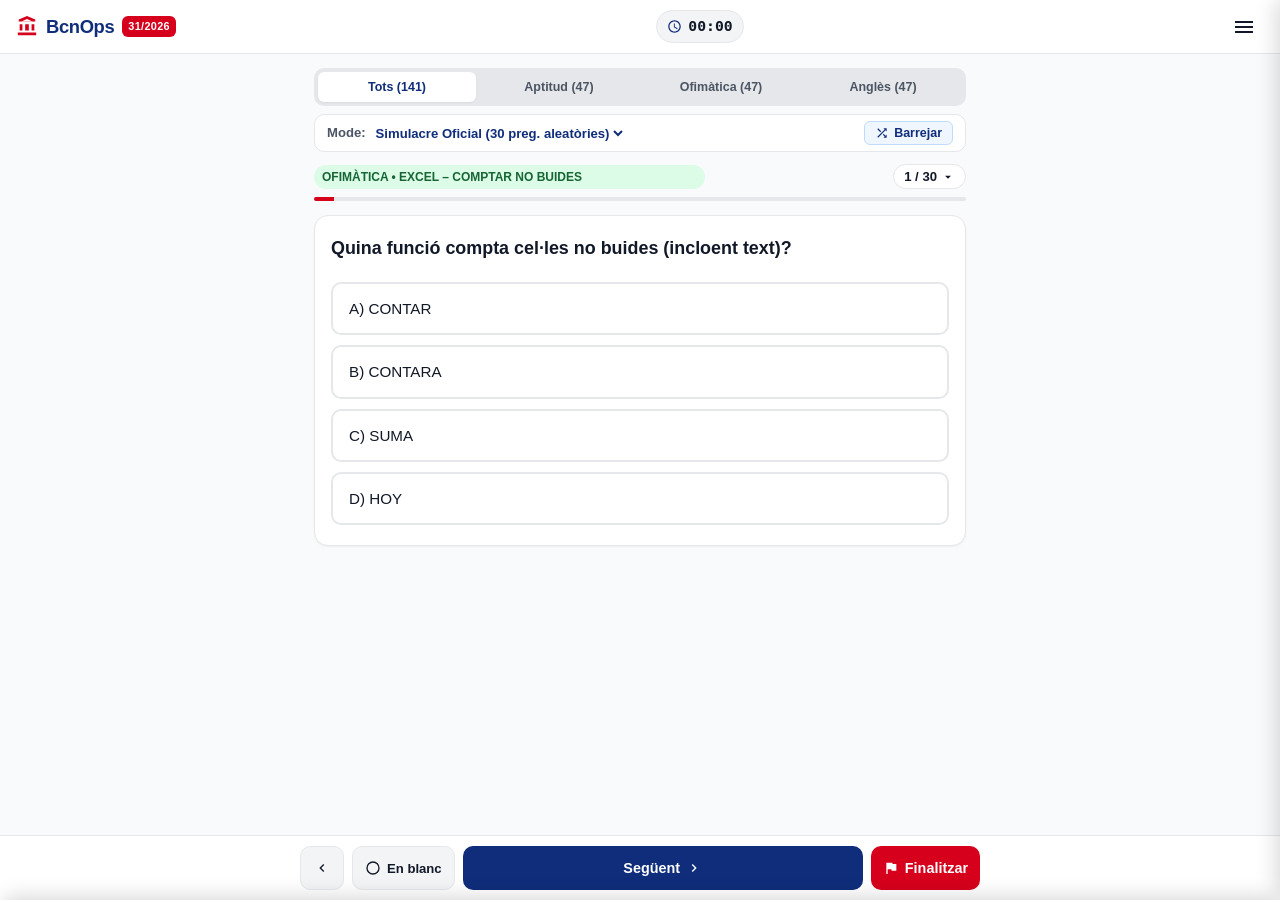
<file: index.html>
<!DOCTYPE html>
<html lang="ca">
<head>
  <meta charset="UTF-8">
  <meta name="viewport" content="width=device-width, initial-scale=1.0, maximum-scale=1.0, user-scalable=no, viewport-fit=cover">
  <title>BcnOps 2026 — Simulador d'Exàmens Borses Ajuntament de Barcelona</title>
  <meta name="description" content="Simulador de test mòbil per a la preparació de les borses de treball de l'Ajuntament de Barcelona 2026 (Expedient 31/2026). Desenvolupat per xarop.com.">
  <link rel="stylesheet" href="styles.css">
  <link rel="author" href="humans.txt">
  <link rel="icon" href="data:image/svg+xml,<svg xmlns=%22http://www.w3.org/2000/svg%22 viewBox=%220 0 24 24%22 fill=%22%23d6001c%22><path d=%22M12 1L3 5v2h18V5L12 1zm0 3.25l5.5 2.45H6.5L12 4.25zM4 10v7h3v-7H4zm6 0v7h4v-7h-4zm7 0v7h3v-7h-3zM2 19v3h20v-3H2z%22/></svg>">

  <!-- Google Tag Manager -->
  <script>(function(w,d,s,l,i){w[l]=w[l]||[];w[l].push({'gtm.start':
  new Date().getTime(),event:'gtm.js'});var f=d.getElementsByTagName(s)[0],
  j=d.createElement(s),dl=l!='dataLayer'?'&l='+l:'';j.async=true;j.src=
  'https://www.googletagmanager.com/gtm.js?id='+i+dl;f.parentNode.insertBefore(j,f);
  })(window,document,'script','dataLayer','GTM-T8828GLD');</script>
  <!-- End Google Tag Manager -->
</head>
<body>

  <!-- Google Tag Manager (noscript) -->
  <noscript><iframe src="https://www.googletagmanager.com/ns.html?id=GTM-T8828GLD"
  height="0" width="0" style="display:none;visibility:hidden"></iframe></noscript>
  <!-- End Google Tag Manager (noscript) -->

  <!-- ============================================================
       App Bar Superior Neta (54px)
       ============================================================ -->
  <header class="app-bar">
    <a href="#" class="brand-badge" onclick="navigateTo('view-simulador'); return false;" aria-label="Inici BcnOps">
      <svg class="brand-icon" fill="currentColor" viewBox="0 0 24 24" aria-hidden="true">
        <path d="M12 1L3 5v2h18V5L12 1zm0 3.25l5.5 2.45H6.5L12 4.25zM4 10v7h3v-7H4zm6 0v7h4v-7h-4zm7 0v7h3v-7h-3zM2 19v3h20v-3H2z"/>
      </svg>
      <span class="brand-title">BcnOps</span>
      <span class="brand-tag">31/2026</span>
    </a>

    <!-- Cronòmetre de la capçalera amb icona SVG -->
    <div class="header-timer" id="btn-header-timer" title="Fes clic per pausar o reprendre">
      <svg fill="currentColor" viewBox="0 0 24 24" aria-hidden="true">
        <path d="M12 2C6.5 2 2 6.5 2 12s4.5 10 10 10 10-4.5 10-10S17.5 2 12 2zm0 18c-4.41 0-8-3.59-8-8s3.59-8 8-8 8 3.59 8 8-3.59 8-8 8zm.5-13H11v6l5.2 3.2.8-1.3-4.5-2.7V7z"/>
      </svg>
      <span id="quiz-timer-text">00:00</span>
    </div>

    <!-- Botó Menú Hamburguesa -->
    <button class="btn-hamburger" id="btn-open-menu" aria-label="Obrir menú principal">
      <svg fill="currentColor" viewBox="0 0 24 24" aria-hidden="true">
        <path d="M3 18h18v-2H3v2zm0-5h18v-2H3v2zm0-7v2h18V6H3z"/>
      </svg>
    </button>
  </header>

  <!-- ============================================================
       Menú Lateral Lliscant (Side Drawer)
       ============================================================ -->
  <div class="drawer-overlay" id="drawer-overlay" aria-hidden="true"></div>
  <aside class="drawer-panel" id="drawer-panel" aria-label="Menú principal de navegació">
    
    <div class="drawer-header">
      <div class="drawer-title">Menú de Navegació</div>
      <button class="btn-drawer-close" id="btn-close-menu" aria-label="Tancar menú">
        <svg width="20" height="20" fill="currentColor" viewBox="0 0 24 24"><path d="M19 6.41L17.59 5 12 10.59 6.41 5 5 6.41 10.59 12 5 17.59 6.41 19 12 13.41 17.59 19 19 17.59 13.41 12z"/></svg>
      </button>
    </div>

    <div class="drawer-body">
      <!-- Enllaç Oficial Destacat -->
      <div class="drawer-official-box">
        <strong>Convocatòria Oficial BS2026</strong>
        <p>Borses de Treball de l'Ajuntament de Barcelona (Expedient 31/2026).</p>
        <a href="https://seuelectronica.ajuntament.barcelona.cat/processosselectius/ca/convocatories/borses-2026-bs2026" 
           target="_blank" 
           rel="noopener noreferrer" 
           class="drawer-official-btn">
          <span>Seu Electrònica Oficial</span>
          <svg width="14" height="14" fill="currentColor" viewBox="0 0 24 24"><path d="M14 3h7v7h-2V6.41l-9.29 9.3-1.42-1.42 9.3-9.29H14V3zM5 5h6V3H5c-1.1 0-2 .9-2 2v14c0 1.1.9 2 2 2h14c1.1 0 2-.9 2-2v-6h-2v6H5V5z"/></svg>
        </a>
      </div>

      <!-- Opcions de Navegació -->
      <nav class="drawer-nav">
        <button class="drawer-nav-item active" onclick="navigateTo('view-simulador')">
          <svg fill="currentColor" viewBox="0 0 24 24"><path d="M19 3H5c-1.1 0-2 .9-2 2v14c0 1.1.9 2 2 2h14c1.1 0 2-.9 2-2V5c0-1.1-.9-2-2-2zm-5 14H7v-2h7v2zm3-4H7v-2h10v2zm0-4H7V7h10v2z"/></svg>
          <span>Simulador de Test</span>
        </button>

        <button class="drawer-nav-item" onclick="startExpressMode()">
          <svg fill="currentColor" viewBox="0 0 24 24"><path d="M7 2v11h3v9l7-12h-4l4-8z"/></svg>
          <span>Entrenament Exprés (Immediat)</span>
        </button>

        <button class="drawer-nav-item" onclick="navigateTo('view-plan')">
          <svg fill="currentColor" viewBox="0 0 24 24"><path d="M19 4h-1V2h-2v2H8V2H6v2H5c-1.1 0-2 .9-2 2v14c0 1.1.9 2 2 2h14c1.1 0 2-.9 2-2V6c0-1.1-.9-2-2-2zm0 16H5V9h14v11z"/></svg>
          <span>Pla d'Estudis (17 - 23 Oct)</span>
        </button>

        <button class="drawer-nav-item" onclick="navigateTo('view-seus')">
          <svg fill="currentColor" viewBox="0 0 24 24"><path d="M12 2C8.13 2 5 5.13 5 9c0 5.25 7 13 7 13s7-7.75 7-13c0-3.87-3.13-7-7-7zm0 9.5c-1.38 0-2.5-1.12-2.5-2.5s1.12-2.5 2.5-2.5 2.5 1.12 2.5 2.5-1.12 2.5-2.5 2.5z"/></svg>
          <span>Seus d'Examen i Mapes</span>
        </button>

        <button class="drawer-nav-item" onclick="navigateTo('view-logistica')">
          <svg fill="currentColor" viewBox="0 0 24 24"><path d="M11.99 2C6.47 2 2 6.48 2 12s4.47 10 9.99 10C17.52 22 22 17.52 22 12S17.52 2 11.99 2zM12 20c-4.42 0-8-3.58-8-8s3.58-8 8-8 8 3.58 8 8-3.58 8-8 8zm.5-13H11v6l5.25 3.15.75-1.23-4.5-2.67z"/></svg>
          <span>Horaris i Material Obligatori</span>
        </button>

        <button class="drawer-nav-item" onclick="navigateTo('view-fonts')">
          <svg fill="currentColor" viewBox="0 0 24 24"><path d="M3.9 12c0-1.71 1.39-3.1 3.1-3.1h4V7H7c-2.76 0-5 2.24-5 5s2.24 5 5 5h4v-1.9H7c-1.71 0-3.1-1.39-3.1-3.1zM8 13h8v-2H8v2zm9-6h-4v1.9h4c1.71 0 3.1 1.39 3.1 3.1s-1.39 3.1-3.1 3.1h-4V17h4c2.76 0 5-2.24 5-5s-2.24-5-5-5z"/></svg>
          <span>Fonts i Exàmens Antics</span>
        </button>
      </nav>

      <!-- Opció de Configuració: Veure resposta -->
      <button class="drawer-nav-item" onclick="toggleHintMode()" id="drawer-hint-toggle">
        <span class="toggle-switch drawer-toggle-switch" id="drawer-hint-switch" role="switch" aria-checked="false" aria-label="Activar Veure resposta" tabindex="0" onclick="event.stopPropagation(); toggleHintMode()">
          <span class="toggle-thumb"></span>
        </span>
        <span>Veure resposta</span>
      </button>

      <!-- Targeta de Millor Puntuació -->
      <div style="background: #f9fafb; border: 1px solid var(--border-color); padding: 12px; border-radius: var(--radius-md);">
        <div style="font-size: 0.75rem; color: var(--text-muted); font-weight: 800; text-transform: uppercase;">Millor puntuació registrada</div>
        <div id="drawer-best-score" style="font-size: 1.35rem; font-weight: 900; color: var(--bcn-blue);">— / 10</div>
        <div style="font-size: 0.72rem; color: var(--text-light);">Desada automàticament a localStorage</div>
      </div>

      <!-- Estadístiques d'ús internes (localStorage) -->
      <div style="background: #f9fafb; border: 1px solid var(--border-color); padding: 12px; border-radius: var(--radius-md); margin-top: 8px;">
        <div style="font-size: 0.75rem; color: var(--text-muted); font-weight: 800; text-transform: uppercase;">Estadístiques d'ús (aquest navegador)</div>
        <div id="drawer-visit-count" style="font-size: 1.35rem; font-weight: 900; color: var(--bcn-blue);">0 visites</div>
        <div id="drawer-last-visit" style="font-size: 0.72rem; color: var(--text-light);">Sense registre prèvi</div>
        <div id="drawer-days-active" style="font-size: 0.72rem; color: var(--text-light);">Dies actius: 0</div>
      </div>
    </div>

    <div class="drawer-footer">
      <button class="btn-action btn-action-secondary" id="btn-share-app" style="width: 100%;">
        <svg width="16" height="16" fill="currentColor" viewBox="0 0 24 24"><path d="M18 16.08c-.76 0-1.44.3-1.96.77L8.91 12.7c.05-.23.09-.46.09-.7s-.04-.47-.09-.7l7.05-4.11c.54.5 1.25.81 2.04.81 1.66 0 3-1.34 3-3s-1.34-3-3-3-3 1.34-3 3c0 .24.04.47.09.7L8.04 9.81C7.5 9.31 6.79 9 6 9c-1.66 0-3 1.34-3 3s1.34 3 3 3c.79 0 1.5-.31 2.04-.81l7.12 4.16c-.05.21-.08.43-.08.65 0 1.61 1.31 2.92 2.92 2.92 1.61 0 2.92-1.31 2.92-2.92s-1.31-2.92-2.92-2.92z"/></svg>
        <span>Comparteix l'eina</span>
      </button>
      <div style="font-size: 0.72rem; color: var(--text-muted); text-align: center; margin-top: 6px;">
        © 2026 desenvolupat per <a href="https://xarop.com" target="_blank" rel="noopener noreferrer" style="color: var(--bcn-red); font-weight: 700; text-decoration: none;">xarop.com</a>
      </div>
      <a href="https://tagmanager.google.com/" 
         target="_blank" 
         rel="noopener noreferrer" 
         style="display: block; margin-top: 6px; text-align: center; font-size: 0.68rem; color: var(--text-light); text-decoration: none;">
        Google Tag Manager
      </a>
    </div>

  </aside>

  <!-- ============================================================
       Contingut Principal (Mobile-First)
       ============================================================ -->
  <main class="main-content">

    <!-- ============================================================
         VISTA 1: EL SIMULADOR DE TEST (ACTIVA PER DEFECTE)
         ============================================================ -->
    <section id="view-simulador" class="app-view active" role="region" aria-label="Simulador de Test">

      <!-- Segmented Control de Blocs -->
      <div class="category-segmented" role="tablist" aria-label="Filtre per categories">
        <button class="segment-btn active" data-cat="tots">Tots (105)</button>
        <button class="segment-btn" data-cat="aptitudinal">Aptitud (35)</button>
        <button class="segment-btn" data-cat="ofimatica">Ofimàtica (35)</button>
        <button class="segment-btn" data-cat="angles">Anglès (35)</button>
      </div>

      <!-- Barra de Modes d'Examen (Motor Aleatori / Random) -->
      <div class="exam-mode-bar">
        <div class="mode-selector">
          <span>Mode:</span>
          <select id="exam-mode-select" class="mode-select-input" aria-label="Mode de simulacre">
            <option value="simulacre30" selected>Simulacre Oficial (30 preg. aleatòries)</option>
            <option value="express">Mode Exprés (Feedback Immediat)</option>
            <option value="rapida15">Pràctica Ràpida (15 preg. aleatòries)</option>
            <option value="bancComplet">Banc Complet (Totes)</option>
          </select>
        </div>
        <button class="btn-shuffle" id="btn-shuffle-exam" title="Generar un nou examen aleatori">
          <svg fill="currentColor" viewBox="0 0 24 24"><path d="M10.59 9.17L5.41 4 4 5.41l5.17 5.17 1.42-1.41zM14.5 4l2.04 2.04L4 18.59 5.41 20 17.96 7.46 20 9.5V4h-5.5zm.33 9.42l-1.41 1.41 3.13 3.13L14.5 20H20v-5.5l-2.04 2.04-3.13-3.12z"/></svg>
          <span>Barrejar</span>
        </button>
      </div>


      <!-- Fila superior de la pregunta: Tag + Selector Ràpid Bottom Sheet + Stats Exprés -->
      <div class="quiz-top-bar">
        <span id="q-category-tag" class="category-pill cat-aptitudinal">Aptitudinal</span>
        <div class="express-stats-live" id="express-stats-live" style="display: none;">
          <span class="express-hit" id="exp-hits">0 correctes</span> • <span class="express-miss" id="exp-misses">0 errors</span>
        </div>
        <button class="btn-jump-sheet" id="btn-open-sheet" aria-label="Obrir graella de preguntes">
          <span id="q-counter-label">1 / 30</span>
          <svg fill="currentColor" viewBox="0 0 24 24"><path d="M7 10l5 5 5-5z"/></svg>
        </button>
      </div>

      <!-- Barra de progrés prima -->
      <div class="quiz-progress-track">
        <div class="quiz-progress-bar" id="quiz-progress-bar"></div>
      </div>

      <!-- Targeta de la Pregunta -->
      <div class="question-card">
        <h2 class="question-text" id="q-prompt-text">Carregant preguntes del test...</h2>
        
        <div class="options-list" id="q-options-container" role="radiogroup" aria-label="Opcions de resposta">
          <!-- Es generen dinàmicament a app.js -->
        </div>

        <!-- Botó "Veure resposta" (controlat pel toggle) -->
        <div id="hint-btn-container" style="display: none; margin-top: 4px;">
          <button class="btn-hint-reveal" id="btn-hint-reveal" onclick="revealHint()">
            <svg width="15" height="15" fill="currentColor" viewBox="0 0 24 24" aria-hidden="true"><path d="M12 2C6.48 2 2 6.48 2 12s4.48 10 10 10 10-4.48 10-10S17.52 2 12 2zm1 17h-2v-2h2v2zm2.07-7.75l-.9.92C13.45 12.9 13 13.5 13 15h-2v-.5c0-1.1.45-2.1 1.17-2.83l1.24-1.26c.37-.36.59-.86.59-1.41 0-1.1-.9-2-2-2s-2 .9-2 2H8c0-2.21 1.79-4 4-4s4 1.79 4 4c0 .88-.36 1.68-.93 2.25z"/></svg>
            <span>Veure resposta</span>
          </button>
          <div id="hint-reveal-panel" class="hint-reveal-panel" style="display: none;" aria-live="polite"></div>
        </div>

        <!-- Caixa de Feedback Didàctic Immediat (Mode Exprés) -->
        <div id="instant-feedback-card" class="instant-feedback-card" style="display: none;" aria-live="polite">
          <div class="feedback-badge" id="feedback-badge">
            <span id="feedback-title">Resposta correcta</span>
          </div>
          <div class="feedback-explanation" id="feedback-explanation"></div>
          <button class="btn-action btn-action-primary" id="btn-next-express" style="margin-top: 12px; width: 100%;">
            <span>Següent pregunta</span>
            <svg width="16" height="16" fill="currentColor" viewBox="0 0 24 24"><path d="M8.59 16.59L10 18l6-6-6-6-1.41 1.41L13.17 12z"/></svg>
          </button>
        </div>
      </div>

    </section>

    <!-- ============================================================
         VISTA 2: RESULTATS & REVISIÓ D'ERRORS
         ============================================================ -->
    <section id="view-results" class="app-view" role="region" aria-label="Resultats del Test">

      <div class="results-card">
        <div style="font-size: 0.85rem; font-weight: 800; color: var(--text-muted); text-transform: uppercase;">Puntuació Oficial Obtinguda</div>
        <div class="score-huge" id="res-score-number">0.00 / 10</div>
        <div><span class="result-badge pass" id="res-status-badge">Apte</span></div>

        <div class="stats-row">
          <div class="stat-cell">
            <div class="stat-num" id="stat-encerts" style="color: var(--success);">0</div>
            <div class="stat-sub">Encerts</div>
          </div>
          <div class="stat-cell">
            <div class="stat-num" id="stat-errors" style="color: var(--danger);">0</div>
            <div class="stat-sub">Errors</div>
          </div>
          <div class="stat-cell">
            <div class="stat-num" id="stat-blancs" style="color: var(--warning);">0</div>
            <div class="stat-sub">En blanc</div>
          </div>
          <div class="stat-cell">
            <div class="stat-num" id="stat-temps" style="color: var(--bcn-blue);">00:00</div>
            <div class="stat-sub">Temps</div>
          </div>
        </div>

        <div style="font-size: 0.82rem; color: var(--text-muted); background: #f9fafb; padding: 8px 10px; border-radius: var(--radius-sm);" id="res-formula-detail">
          Fórmula oficial: Encerts - (Errors / 3) = Puntuació neta
        </div>

        <div style="margin-top: 16px; display: flex; gap: 8px;">
          <button class="btn-action btn-action-primary" id="btn-restart-quiz" style="flex: 1;">
            <svg fill="currentColor" viewBox="0 0 24 24"><path d="M17.65 6.35C16.2 4.9 14.21 4 12 4c-4.42 0-7.99 3.58-7.99 8s3.57 8 7.99 8c3.73 0 6.84-2.55 7.73-6h-2.08c-.82 2.33-3.04 4-5.65 4-3.31 0-6-2.69-6-6s2.69-6 6-6c1.66 0 3.14.69 4.22 1.78L13 11h7V4l-2.35 2.35z"/></svg>
            <span>Nou Intent</span>
          </button>
          <button class="btn-action btn-action-secondary" onclick="navigateTo('view-plan')">
            <span>Pla d'Estudis</span>
          </button>
        </div>
      </div>

      <!-- Llistat de Revisió d'Errors -->
      <div class="section-card">
        <div style="display: flex; justify-content: space-between; align-items: center; margin-bottom: 12px; flex-wrap: wrap; gap: 8px;">
          <h3 class="section-title" style="margin-bottom: 0;">Revisió de Preguntes</h3>
          <div style="display: flex; gap: 4px;">
            <button class="segment-btn active review-filter-btn" data-filter="all" style="padding: 4px 8px; font-size: 0.72rem;">Totes</button>
            <button class="segment-btn review-filter-btn" data-filter="wrong" style="padding: 4px 8px; font-size: 0.72rem;">Fallades</button>
            <button class="segment-btn review-filter-btn" data-filter="correct" style="padding: 4px 8px; font-size: 0.72rem;">Encerts</button>
            <button class="segment-btn review-filter-btn" data-filter="blank" style="padding: 4px 8px; font-size: 0.72rem;">En blanc</button>
          </div>
        </div>

        <div id="review-questions-list">
          <!-- Es renderitza dinàmicament a app.js -->
        </div>
      </div>

    </section>

    <!-- ============================================================
         VISTA 3: PLA D'ESTUDIS (17 - 23 D'OCTUBRE)
         ============================================================ -->
    <section id="view-plan" class="app-view" role="region" aria-label="Pla d'Estudis">
      
      <div class="section-card">
        <div style="display: flex; justify-content: space-between; align-items: center; margin-bottom: 8px;">
          <h3 class="section-title" style="margin-bottom: 0;">
            <svg fill="currentColor" viewBox="0 0 24 24"><path d="M19 4h-1V2h-2v2H8V2H6v2H5c-1.1 0-2 .9-2 2v14c0 1.1.9 2 2 2h14c1.1 0 2-.9 2-2V6c0-1.1-.9-2-2-2zm0 16H5V9h14v11z"/></svg>
            Pla de Repàs Intensiu
          </h3>
          <button class="btn-action btn-action-secondary" id="btn-reset-plan" style="padding: 4px 8px; font-size: 0.75rem; min-height: 30px;">
            Reiniciar
          </button>
        </div>
        <p style="font-size: 0.85rem; color: var(--text-muted); margin-bottom: 12px;">Del 17 al 23 d'octubre (abans de la prova del 24 d'octubre):</p>
        
        <div class="quiz-progress-track" style="height: 8px; margin-bottom: 8px;">
          <div class="quiz-progress-bar" id="plan-progress-fill"></div>
        </div>
        <div style="font-size: 0.82rem; font-weight: 800; color: var(--bcn-blue);" id="plan-progress-text">0 de 21 tasques completades (0%)</div>
      </div>

      <div id="study-plan-container">
        <!-- Es genera dinàmicament a app.js -->
      </div>

    </section>

    <!-- ============================================================
         VISTA 4: SEUS D'EXAMEN & MAPES
         ============================================================ -->
    <section id="view-seus" class="app-view" role="region" aria-label="Seus d'Examen">

      <div class="section-card">
        <h3 class="section-title">
          <svg fill="currentColor" viewBox="0 0 24 24"><path d="M12 2C8.13 2 5 5.13 5 9c0 5.25 7 13 7 13s7-7.75 7-13c0-3.87-3.13-7-7-7zm0 9.5c-1.38 0-2.5-1.12-2.5-2.5s1.12-2.5 2.5-2.5 2.5 1.12 2.5 2.5-1.12 2.5-2.5 2.5z"/></svg>
          Seus Oficials d'Examen
        </h3>
        <p style="font-size: 0.86rem; color: var(--text-muted); margin-bottom: 12px;">Localitza la teva seu per al dissabte 24 d'octubre i obre la ruta directa al navegador:</p>

        <input type="text" id="venue-search-input" class="search-input-field" placeholder="Cerca seu o carrer (ex: Ciutadella, Diagonal, Dret...)" aria-label="Cercar seu">

        <div id="venues-grid">
          <!-- Es genera dinàmicament a app.js -->
        </div>
      </div>

    </section>

    <!-- ============================================================
         VISTA 5: HORARIS I LOGÍSTICA OFICIAL
         ============================================================ -->
    <section id="view-logistica" class="app-view" role="region" aria-label="Horaris i Material">

      <div class="section-card">
        <h3 class="section-title">
          <svg fill="currentColor" viewBox="0 0 24 24"><path d="M11.99 2C6.47 2 2 6.48 2 12s4.47 10 9.99 10C17.52 22 22 17.52 22 12S17.52 2 11.99 2zM12 20c-4.42 0-8-3.58-8-8s3.58-8 8-8 8 3.58 8 8-3.58 8-8 8zm.5-13H11v6l5.25 3.15.75-1.23-4.5-2.67z"/></svg>
          Horaris Oficials (24 Octubre 2026)
        </h3>
        <div style="display: flex; flex-direction: column; gap: 12px; margin-top: 10px;">
          <div style="display: flex; gap: 10px;">
            <strong style="color: var(--bcn-blue); width: 68px;">09:30 h</strong>
            <span style="font-size: 0.88rem;">Obertura d'aules i crida oficial dels aspirants.</span>
          </div>
          <div style="display: flex; gap: 10px;">
            <strong style="color: var(--bcn-red); width: 68px;">10:00 h</strong>
            <span style="font-size: 0.88rem;"><strong>Tancament de portes i inici:</strong> 1) Prova Aptitudinal, 2) Ofimàtica, 3) Anglès.</span>
          </div>
          <div style="display: flex; gap: 10px;">
            <strong style="color: var(--success); width: 68px;">13:00 h</strong>
            <span style="font-size: 0.88rem;">Finalització estimada de les proves.</span>
          </div>
        </div>
      </div>

      <div class="section-card">
        <h3 class="section-title">
          <svg fill="currentColor" viewBox="0 0 24 24"><path d="M18 2H6c-1.1 0-2 .9-2 2v16c0 1.1.9 2 2 2h12c1.1 0 2-.9 2-2V4c0-1.1-.9-2-2-2zM6 4h5v8l-2.5-1.5L6 12V4z"/></svg>
          Material Obligatori
        </h3>
        <div style="display: flex; flex-direction: column; gap: 10px; font-size: 0.9rem;">
          <div><strong>Document d'identitat original:</strong> DNI, NIE, Passaport o Carnet de conduir vigent.</div>
          <div><strong>Llapis núm. 2 (grafit HB):</strong> Imprescindible per a la lectura òptica de la plantilla.</div>
          <div><strong>Goma d'esborrar.</strong></div>
          <div><strong>Maquineta de fer punta amb dipòsit.</strong></div>
        </div>
      </div>

      <div class="section-card" style="background: var(--bcn-red-light); border-color: var(--bcn-red-border);">
        <h3 class="section-title" style="color: var(--bcn-red); font-size: 1rem;">
          <svg fill="currentColor" viewBox="0 0 24 24"><path d="M12 1L3 5v2h18V5L12 1zm0 3.25l5.5 2.45H6.5L12 4.25zM4 10v7h3v-7H4zm6 0v7h4v-7h-4zm7 0v7h3v-7h-3zM2 19v3h20v-3H2z"/></svg>
          Seu Electrònica Ajuntament de Barcelona
        </h3>
        <p style="font-size: 0.84rem; color: #7f1d1d; margin-bottom: 10px;">Consulta tots els anuncis oficials i resolucions al portal oficial:</p>
        <a href="https://seuelectronica.ajuntament.barcelona.cat/processosselectius/ca/convocatories/borses-2026-bs2026" target="_blank" rel="noopener noreferrer" class="btn-action btn-action-danger" style="width: 100%; text-decoration: none;">
          <span>Obrir Portal Oficial</span>
          <svg width="14" height="14" fill="currentColor" viewBox="0 0 24 24"><path d="M14 3h7v7h-2V6.41l-9.29 9.3-1.42-1.42 9.3-9.29H14V3zM5 5h6V3H5c-1.1 0-2 .9-2 2v14c0 1.1.9 2 2 2h14c1.1 0 2-.9 2-2v-6h-2v6H5V5z"/></svg>
        </a>
      </div>

    </section>

    <!-- ============================================================
         VISTA 6: FONTS & RECURSOS D'EXÀMENS ANTICS
         ============================================================ -->
    <section id="view-fonts" class="app-view" role="region" aria-label="Fonts i Recursos">

      <div class="section-card">
        <h3 class="section-title">
          <svg fill="currentColor" viewBox="0 0 24 24"><path d="M19 3H5c-1.1 0-2 .9-2 2v14c0 1.1.9 2 2 2h14c1.1 0 2-.9 2-2V5c0-1.1-.9-2-2-2zm-5 14H7v-2h7v2zm3-4H7v-2h10v2zm0-4H7V7h10v2z"/></svg>
          Fonts Reals i Exàmens Antics
        </h3>
        <p style="font-size: 0.86rem; color: var(--text-muted); margin-bottom: 14px;">Models oficials i qüestionaris de pràctica gratuïta:</p>

        <div class="resource-box">
          <strong style="color: var(--bcn-red);">Seu Electrònica Ajuntament de Barcelona</strong>
          <span style="font-size: 0.82rem; color: var(--text-muted);">Convocatòria oficial d'ampliació de borses 2026 (Exp. 31/2026).</span>
          <a href="https://seuelectronica.ajuntament.barcelona.cat/processosselectius/ca/convocatories/borses-2026-bs2026" target="_blank" rel="noopener noreferrer" style="font-size: 0.84rem; font-weight: 700; color: var(--bcn-blue); text-decoration: none;">Visitar Seu Oficial ↗</a>
        </div>

        <div class="resource-box">
          <strong>Exàmens Anteriors de 28 Categories (Ajuntament de Barcelona)</strong>
          <span style="font-size: 0.82rem; color: var(--text-muted);">Qüestionaris i fulls de respostes reals d'anys anteriors (subgrups A1, A2, C1).</span>
          <a href="https://seuelectronica.ajuntament.barcelona.cat/processosselectius/es/convocatories/convocatories-de-28-categories-dels-subgrups-a1-a2-i-c1" target="_blank" rel="noopener noreferrer" style="font-size: 0.84rem; font-weight: 700; color: var(--bcn-blue); text-decoration: none;">Consultar Exàmens Reals ↗</a>
        </div>

        <div class="resource-box">
          <strong>OpositaTest — Psicotècnics Generals</strong>
          <span style="font-size: 0.82rem; color: var(--text-muted);">Bateria de sèries numèriques, figures i analogies.</span>
          <a href="https://www.opositatest.com/oposiciones/psicotecnicos-generales/test" target="_blank" rel="noopener noreferrer" style="font-size: 0.84rem; font-weight: 700; color: var(--bcn-blue); text-decoration: none;">Practicar a OpositaTest ↗</a>
        </div>

        <div class="resource-box">
          <strong>TestPolicia.cat — Psicotècnics de Catalunya</strong>
          <span style="font-size: 0.82rem; color: var(--text-muted);">Exercicis psicotècnics en català basats en administracions catalanes.</span>
          <a href="https://testpolicia.cat/psicotecnics/" target="_blank" rel="noopener noreferrer" style="font-size: 0.84rem; font-weight: 700; color: var(--bcn-blue); text-decoration: none;">Accedir a TestPolicia ↗</a>
        </div>

        <div class="resource-box">
          <strong>Desafío Psicotécnicos — Exercicis Gratuïts</strong>
          <span style="font-size: 0.82rem; color: var(--text-muted);">Càlcul mental ràpid, percentatges i raonament abstracte.</span>
          <a href="https://desafiopsicotecnicos.com/test-psicotecnicos-gratis/" target="_blank" rel="noopener noreferrer" style="font-size: 0.84rem; font-weight: 700; color: var(--bcn-blue); text-decoration: none;">Practicar Exercicis ↗</a>
        </div>

        <div class="resource-box">
          <strong>AulaClic — Cursos d'Ofimàtica i Excel</strong>
          <span style="font-size: 0.82rem; color: var(--text-muted);">Tutorials de fórmules d'Excel (SUMAR.SI, PROMEDIO, referències $).</span>
          <a href="https://www.aulaclic.es" target="_blank" rel="noopener noreferrer" style="font-size: 0.84rem; font-weight: 700; color: var(--bcn-blue); text-decoration: none;">Formació a AulaClic ↗</a>
        </div>

        <div class="resource-box">
          <strong>Cambridge English — Test Your English</strong>
          <span style="font-size: 0.82rem; color: var(--text-muted);">Diagnòstic d'anglès professional i administratiu.</span>
          <a href="https://www.cambridgeenglish.org/test-your-english/" target="_blank" rel="noopener noreferrer" style="font-size: 0.84rem; font-weight: 700; color: var(--bcn-blue); text-decoration: none;">Test de Cambridge ↗</a>
        </div>

      </div>

    </section>

  </main>

  <!-- ============================================================
       Barra d'Accions Inferior Fixa (Zona Natural del Polze)
       ============================================================ -->
  <footer class="bottom-action-bar" id="bottom-bar">
    <div class="bottom-action-container">
      <button class="btn-action btn-action-secondary btn-action-icon" id="btn-prev" aria-label="Pregunta anterior">
        <svg width="20" height="20" fill="currentColor" viewBox="0 0 24 24"><path d="M15.41 7.41L14 6l-6 6 6 6 1.41-1.41L10.83 12z"/></svg>
      </button>

      <button class="btn-action btn-action-secondary" id="btn-clear-choice" style="font-size: 0.82rem; padding: 8px 12px;">
        <svg width="15" height="15" fill="none" stroke="currentColor" stroke-width="2" viewBox="0 0 24 24"><circle cx="12" cy="12" r="9"/></svg>
        <span>En blanc</span>
      </button>

      <button class="btn-action btn-action-primary" id="btn-next">
        <span>Següent</span>
        <svg width="18" height="18" fill="currentColor" viewBox="0 0 24 24"><path d="M8.59 16.59L10 18l6-6-6-6-1.41 1.41L13.17 12z"/></svg>
      </button>

      <button class="btn-action btn-action-danger" id="btn-finish-quiz" style="padding: 10px 12px;">
        <svg width="15" height="15" fill="currentColor" viewBox="0 0 24 24"><path d="M14.4 6L14 4H5v17h2v-7h5.6l.4 2h7V6z"/></svg>
        <span>Finalitzar</span>
      </button>
    </div>
  </footer>

  <!-- ============================================================
       Modal Emergent de salts de preguntes (Bottom Sheet)
       ============================================================ -->
  <div class="sheet-overlay" id="sheet-overlay" aria-hidden="true"></div>
  <div class="sheet-panel" id="sheet-panel" role="dialog" aria-modal="true" aria-label="Graella de preguntes">
    <div class="sheet-header">
      <div style="font-weight: 800; font-size: 0.95rem; color: var(--bcn-blue);">Salta a una pregunta</div>
      <button class="btn-drawer-close" id="btn-close-sheet" aria-label="Tancar graella">✕</button>
    </div>
    <div class="sheet-grid" id="question-nav-grid">
      <!-- Es generen dinàmicament a app.js -->
    </div>
  </div>


  <script src="app.js"></script>
</body>
</html>
</file>
<file: styles.css>
/* ============================================================
   BcnOps 2026 — Sistema Visual Institucional Mobile-First
   Inspirat en la identitat gràfica de l'Ajuntament de Barcelona
   Desenvolupat per xarop.com (https://xarop.com)
   ============================================================ */

:root {
  --bcn-red: #d6001c;
  --bcn-red-hover: #b00017;
  --bcn-red-light: #fef2f2;
  --bcn-red-border: #fecaca;

  --bcn-blue: #0f2d7a;
  --bcn-blue-light: #eff6ff;
  --bcn-blue-border: #bfdbfe;
  
  --primary: #1a56db;
  --primary-hover: #1e429f;
  
  --text-main: #111827;
  --text-muted: #4b5563;
  --text-light: #9ca3af;
  
  --bg-main: #f8fafc;
  --card-bg: #ffffff;
  --border-color: #e5e7eb;

  --success: #15803d;
  --success-bg: #f0fdf4;
  --danger: #b91c1c;
  --danger-bg: #fef2f2;
  --warning: #b45309;
  --warning-bg: #fffbeb;

  --header-height: 54px;
  --radius-sm: 6px;
  --radius-md: 10px;
  --radius-lg: 14px;
  --radius-full: 9999px;

  --shadow-sm: 0 1px 2px rgba(0, 0, 0, 0.05);
  --shadow-md: 0 4px 6px -1px rgba(0, 0, 0, 0.08);

  --font-family: -apple-system, BlinkMacSystemFont, "Segoe UI", Roboto, "Helvetica Neue", Arial, sans-serif;
}

* {
  box-sizing: border-box;
  margin: 0;
  padding: 0;
  -webkit-tap-highlight-color: transparent;
}

html, body {
  min-height: 100vh;
  background-color: var(--bg-main);
  color: var(--text-main);
  font-family: var(--font-family);
  font-size: 16px;
  line-height: 1.5;
  -webkit-text-size-adjust: 100%;
}

body {
  display: flex;
  flex-direction: column;
}

/* ============================================================
   App Bar Superior Compacta (54px)
   ============================================================ */

.app-bar {
  position: sticky;
  top: 0;
  z-index: 80;
  height: var(--header-height);
  background: rgba(255, 255, 255, 0.96);
  backdrop-filter: blur(12px);
  -webkit-backdrop-filter: blur(12px);
  border-bottom: 1px solid var(--border-color);
  display: flex;
  align-items: center;
  justify-content: space-between;
  padding: 0 16px;
}

.brand-badge {
  display: flex;
  align-items: center;
  gap: 8px;
  text-decoration: none;
  color: var(--bcn-blue);
}

.brand-icon {
  width: 22px;
  height: 22px;
  color: var(--bcn-red);
}

.brand-title {
  font-size: 1.15rem;
  font-weight: 800;
  letter-spacing: -0.02em;
  color: var(--bcn-blue);
}

.brand-tag {
  background: var(--bcn-red);
  color: #ffffff;
  font-size: 0.68rem;
  font-weight: 800;
  padding: 2px 6px;
  border-radius: var(--radius-sm);
  letter-spacing: 0.03em;
}

/* Cronòmetre */
.header-timer {
  display: inline-flex;
  align-items: center;
  gap: 6px;
  background: #f3f4f6;
  border: 1px solid var(--border-color);
  padding: 4px 10px;
  border-radius: var(--radius-full);
  font-family: monospace, ui-monospace, sans-serif;
  font-size: 0.92rem;
  font-weight: 700;
  color: var(--text-main);
  cursor: pointer;
  transition: all 0.15s ease;
}

.header-timer svg {
  width: 15px;
  height: 15px;
  color: var(--bcn-blue);
}

.header-timer:hover {
  background: #e5e7eb;
}

/* Botó Hamburguesa */
.btn-hamburger {
  background: transparent;
  border: none;
  width: 40px;
  height: 40px;
  display: flex;
  align-items: center;
  justify-content: center;
  cursor: pointer;
  color: var(--text-main);
  border-radius: var(--radius-sm);
  transition: background 0.15s ease;
}

.btn-hamburger:hover {
  background: #f3f4f6;
}

.btn-hamburger svg {
  width: 24px;
  height: 24px;
}

/* ============================================================
   Menú Lateral Lliscant (Side Drawer)
   ============================================================ */

.drawer-overlay {
  position: fixed;
  inset: 0;
  background: rgba(17, 24, 39, 0.6);
  backdrop-filter: blur(4px);
  -webkit-backdrop-filter: blur(4px);
  z-index: 200;
  opacity: 0;
  pointer-events: none;
  transition: opacity 0.25s ease;
}

.drawer-overlay.open {
  opacity: 1;
  pointer-events: auto;
}

.drawer-panel {
  position: fixed;
  top: 0;
  right: 0;
  width: 86%;
  max-width: 350px;
  height: 100%;
  background: #ffffff;
  z-index: 201;
  transform: translateX(100%);
  transition: transform 0.28s cubic-bezier(0.16, 1, 0.3, 1);
  display: flex;
  flex-direction: column;
  box-shadow: -4px 0 20px rgba(0,0,0,0.15);
}

.drawer-panel.open {
  transform: translateX(0);
}

.drawer-header {
  padding: 16px 20px;
  border-bottom: 1px solid var(--border-color);
  display: flex;
  align-items: center;
  justify-content: space-between;
}

.drawer-title {
  font-size: 1.05rem;
  font-weight: 800;
  color: var(--bcn-blue);
}

.btn-drawer-close {
  background: transparent;
  border: none;
  width: 36px;
  height: 36px;
  border-radius: var(--radius-sm);
  display: flex;
  align-items: center;
  justify-content: center;
  cursor: pointer;
  color: var(--text-muted);
}

.btn-drawer-close:hover {
  background: #f3f4f6;
  color: var(--text-main);
}

.drawer-body {
  flex: 1;
  overflow-y: auto;
  padding: 16px;
  display: flex;
  flex-direction: column;
  gap: 16px;
}

.drawer-official-box {
  background: var(--bcn-red);
  color: #ffffff;
  padding: 14px;
  border-radius: var(--radius-md);
  font-size: 0.86rem;
}

.drawer-official-box strong {
  display: block;
  font-size: 0.95rem;
  margin-bottom: 4px;
}

.drawer-official-box p {
  opacity: 0.95;
  margin-bottom: 10px;
  font-size: 0.82rem;
}

.drawer-official-btn {
  display: flex;
  align-items: center;
  justify-content: center;
  gap: 6px;
  background: #ffffff;
  color: var(--bcn-red);
  padding: 8px 12px;
  border-radius: var(--radius-sm);
  font-size: 0.82rem;
  font-weight: 800;
  text-decoration: none;
}

.drawer-nav {
  display: flex;
  flex-direction: column;
  gap: 4px;
}

.drawer-nav-item {
  display: flex;
  align-items: center;
  gap: 12px;
  flex-wrap: nowrap;
  padding: 12px 14px;
  border-radius: var(--radius-md);
  font-size: 0.95rem;
  font-weight: 600;
  color: var(--text-main);
  background: transparent;
  border: none;
  width: 100%;
  text-align: left;
  cursor: pointer;
  transition: all 0.15s ease;
}

.drawer-nav-item svg {
  width: 18px;
  height: 18px;
  color: var(--bcn-blue);
  flex-shrink: 0;
}

.drawer-nav-item:hover, .drawer-nav-item.active {
  background: var(--bcn-blue-light);
  color: var(--bcn-blue);
}

.drawer-footer {
  padding: 14px 18px;
  border-top: 1px solid var(--border-color);
  background: #f9fafb;
  display: flex;
  flex-direction: column;
  gap: 8px;
}

/* ============================================================
   Contenidor Principal & Vistes
   ============================================================ */

.main-content {
  flex: 1;
  max-width: 680px;
  width: 100%;
  margin: 0 auto;
  padding: 14px 14px 90px;
}

.app-view {
  display: none;
  animation: fadeIn 0.2s ease-out;
}

.app-view.active {
  display: block;
}

@keyframes fadeIn {
  from { opacity: 0; transform: translateY(4px); }
  to { opacity: 1; transform: translateY(0); }
}

/* ============================================================
   Controls del Simulador
   ============================================================ */

/* Segmented Control de Blocs */
.category-segmented {
  display: grid;
  grid-template-columns: repeat(4, 1fr);
  gap: 4px;
  background: #e5e7eb;
  padding: 4px;
  border-radius: var(--radius-md);
  margin-bottom: 8px;
}

.segment-btn {
  background: transparent;
  border: none;
  font-family: inherit;
  font-size: 0.78rem;
  font-weight: 700;
  color: var(--text-muted);
  padding: 8px 4px;
  border-radius: var(--radius-sm);
  cursor: pointer;
  text-align: center;
  white-space: nowrap;
  overflow: hidden;
  text-overflow: ellipsis;
  transition: all 0.15s ease;
}

.segment-btn.active {
  background: #ffffff;
  color: var(--bcn-blue);
  box-shadow: var(--shadow-sm);
}

/* Barra de Modes d'Examen (Simulacre Oficial vs Banc complet) */
.exam-mode-bar {
  display: flex;
  align-items: center;
  justify-content: space-between;
  gap: 8px;
  margin-bottom: 12px;
  background: #ffffff;
  border: 1px solid var(--border-color);
  padding: 6px 12px;
  border-radius: var(--radius-md);
}

.mode-selector {
  display: flex;
  align-items: center;
  gap: 6px;
  font-size: 0.82rem;
  font-weight: 700;
  color: var(--text-muted);
}

.mode-select-input {
  font-family: inherit;
  font-size: 0.82rem;
  font-weight: 700;
  color: var(--bcn-blue);
  background: transparent;
  border: none;
  cursor: pointer;
  outline: none;
}

.btn-shuffle {
  display: inline-flex;
  align-items: center;
  gap: 5px;
  background: var(--bcn-blue-light);
  color: var(--bcn-blue);
  border: 1px solid var(--bcn-blue-border);
  padding: 4px 10px;
  border-radius: var(--radius-sm);
  font-size: 0.78rem;
  font-weight: 700;
  cursor: pointer;
  transition: all 0.15s ease;
}

.btn-shuffle svg {
  width: 14px;
  height: 14px;
}

.btn-shuffle:hover {
  background: #dbeafe;
}

/* Pantalles petites: només la icona del botó Barrejar */
@media (max-width: 480px) {
  .btn-shuffle span { display: none; }
  .btn-shuffle { padding: 4px 8px; gap: 0; justify-content: center; }

  /* Pantalles petites: només la icona del botó "En blanc" */
  #btn-clear-choice span { display: none; }
  #btn-clear-choice { padding: 4px 8px; gap: 0; justify-content: center; }
}

/* Fila de Pregunta: Categoria i Selector de Graella (sempre una sola línia) */
.quiz-top-bar {
  display: flex;
  align-items: center;
  justify-content: space-between;
  flex-wrap: nowrap;
  gap: 8px;
  margin-bottom: 8px;
}

.category-pill {
  font-size: 0.75rem;
  font-weight: 800;
  text-transform: uppercase;
  padding: 3px 8px;
  border-radius: var(--radius-full);
  white-space: nowrap;
  overflow: hidden;
  text-overflow: ellipsis;
  flex: 1;
  max-width: 60%;
}

.btn-jump-sheet {
  display: inline-flex;
  align-items: center;
  gap: 4px;
  background: #ffffff;
  border: 1px solid var(--border-color);
  padding: 4px 10px;
  border-radius: var(--radius-full);
  font-size: 0.82rem;
  font-weight: 700;
  color: var(--text-main);
  cursor: pointer;
  flex-shrink: 0;
  white-space: nowrap;
}

.btn-jump-sheet svg {
  width: 14px;
  height: 14px;
}

.btn-jump-sheet:hover {
  background: #f3f4f6;
}

.category-pill {
  font-size: 0.75rem;
  font-weight: 800;
  text-transform: uppercase;
  padding: 3px 8px;
  border-radius: var(--radius-full);
}

.cat-aptitudinal { background: #f3e8ff; color: #6b21a8; }
.cat-ofimatica { background: #dcfce7; color: #166534; }
.cat-angles { background: #fef3c7; color: #92400e; }

/* Barra de progrés de línia prima */
.quiz-progress-track {
  width: 100%;
  height: 4px;
  background: #e5e7eb;
  border-radius: var(--radius-full);
  overflow: hidden;
  margin-bottom: 14px;
}

.quiz-progress-bar {
  height: 100%;
  background: var(--bcn-red);
  width: 0%;
  transition: width 0.25s ease;
}

/* Targeta de la Pregunta */
.question-card {
  background: #ffffff;
  border: 1px solid var(--border-color);
  border-radius: var(--radius-lg);
  padding: 20px 16px;
  margin-bottom: 16px;
  box-shadow: var(--shadow-sm);
}

.question-text {
  font-size: 1.12rem;
  font-weight: 700;
  line-height: 1.45;
  color: var(--text-main);
  margin-bottom: 20px;
}

/* Opcions de Resposta Tàctils */
.options-list {
  display: flex;
  flex-direction: column;
  gap: 10px;
}

.option-item {
  width: 100%;
  min-height: 52px;
  padding: 14px 16px;
  font-family: inherit;
  font-size: 0.95rem;
  line-height: 1.4;
  text-align: left;
  border-radius: var(--radius-md);
  border: 2px solid var(--border-color);
  background: #ffffff;
  color: var(--text-main);
  cursor: pointer;
  display: flex;
  align-items: center;
  gap: 10px;
  transition: all 0.15s ease;
  user-select: none;
}

.option-item:hover {
  border-color: var(--bcn-blue-border);
  background: #f9fafb;
}

.option-item.selected {
  border-color: var(--bcn-blue);
  background: var(--bcn-blue-light);
  color: var(--bcn-blue);
  font-weight: 700;
}

/* Estils Mode Exprés (Feedback Immediat) */
.option-item.correct {
  border-color: var(--success) !important;
  background: var(--success-bg) !important;
  color: #14532d !important;
  font-weight: 800;
  box-shadow: 0 0 0 1px var(--success);
}

.option-item.wrong {
  border-color: var(--danger) !important;
  background: var(--danger-bg) !important;
  color: #7f1d1d !important;
  font-weight: 800;
  box-shadow: 0 0 0 1px var(--danger);
}

.option-item.disabled {
  pointer-events: none;
}

.instant-feedback-card {
  margin-top: 18px;
  padding: 16px;
  border-radius: var(--radius-md);
  border: 1px solid var(--border-color);
  animation: fadeIn 0.22s ease-out;
}

.instant-feedback-card.correct {
  background: var(--success-bg);
  border-color: #86efac;
}

.instant-feedback-card.wrong {
  background: var(--danger-bg);
  border-color: #fca5a5;
}

.feedback-badge {
  display: flex;
  align-items: center;
  gap: 6px;
  font-size: 0.92rem;
  font-weight: 800;
  margin-bottom: 8px;
}

.instant-feedback-card.correct .feedback-badge {
  color: var(--success);
}

.instant-feedback-card.wrong .feedback-badge {
  color: var(--danger);
}

.feedback-explanation {
  font-size: 0.88rem;
  line-height: 1.45;
  color: var(--text-main);
  background: #ffffff;
  padding: 10px 12px;
  border-radius: var(--radius-sm);
  border: 1px solid rgba(0, 0, 0, 0.06);
}

/* Comptador exprés en viu */
.express-stats-live {
  display: flex;
  align-items: center;
  gap: 10px;
  font-size: 0.78rem;
  font-weight: 800;
}

.express-hit {
  color: var(--success);
}

.express-miss {
  color: var(--danger);
}

/* ============================================================
   Barra d'Accions Inferior Fixa (Thumb Action Bar)
   ============================================================ */

.bottom-action-bar {
  position: fixed;
  bottom: 0;
  left: 0;
  right: 0;
  z-index: 70;
  background: rgba(255, 255, 255, 0.98);
  backdrop-filter: blur(10px);
  -webkit-backdrop-filter: blur(10px);
  border-top: 1px solid var(--border-color);
  padding: 10px 16px;
  padding-bottom: max(10px, env(safe-area-inset-bottom));
}

.bottom-action-container {
  max-width: 680px;
  margin: 0 auto;
  display: flex;
  align-items: center;
  justify-content: space-between;
  gap: 8px;
}

.btn-action {
  font-family: inherit;
  font-size: 0.9rem;
  font-weight: 700;
  padding: 10px 14px;
  border-radius: var(--radius-md);
  border: none;
  cursor: pointer;
  display: inline-flex;
  align-items: center;
  justify-content: center;
  gap: 6px;
  min-height: 44px;
  transition: all 0.15s ease;
}

.btn-action svg {
  width: 16px;
  height: 16px;
}

.btn-action-primary {
  background: var(--bcn-blue);
  color: #ffffff;
  flex: 1;
}

.btn-action-primary:hover {
  background: #0b225c;
}

.btn-action-secondary {
  background: #f3f4f6;
  color: var(--text-main);
  border: 1px solid var(--border-color);
}

.btn-action-secondary:hover {
  background: #e5e7eb;
}

.btn-action-danger {
  background: var(--bcn-red);
  color: #ffffff;
}

.btn-action-danger:hover {
  background: var(--bcn-red-hover);
}

.btn-action-icon {
  width: 44px;
  padding: 0;
  flex-shrink: 0;
}

/* ============================================================
   Modal Bottom Sheet (Graella de preguntes)
   ============================================================ */

.sheet-overlay {
  position: fixed;
  inset: 0;
  background: rgba(17, 24, 39, 0.5);
  backdrop-filter: blur(2px);
  z-index: 150;
  opacity: 0;
  pointer-events: none;
  transition: opacity 0.2s ease;
}

.sheet-overlay.open {
  opacity: 1;
  pointer-events: auto;
}

.sheet-panel {
  position: fixed;
  bottom: 0;
  left: 0;
  right: 0;
  max-height: 75vh;
  background: #ffffff;
  z-index: 151;
  border-radius: 16px 16px 0 0;
  box-shadow: 0 -4px 20px rgba(0,0,0,0.15);
  transform: translateY(100%);
  transition: transform 0.25s cubic-bezier(0.16, 1, 0.3, 1);
  display: flex;
  flex-direction: column;
}

.sheet-panel.open {
  transform: translateY(0);
}

.sheet-header {
  padding: 16px 20px;
  border-bottom: 1px solid var(--border-color);
  display: flex;
  align-items: center;
  justify-content: space-between;
}

.sheet-grid {
  padding: 16px;
  overflow-y: auto;
  display: grid;
  grid-template-columns: repeat(auto-fill, minmax(42px, 1fr));
  gap: 8px;
}

.sheet-q-btn {
  height: 42px;
  border-radius: var(--radius-sm);
  border: 1px solid var(--border-color);
  background: #ffffff;
  font-size: 0.86rem;
  font-weight: 700;
  color: var(--text-main);
  cursor: pointer;
  display: flex;
  align-items: center;
  justify-content: center;
  transition: all 0.15s ease;
}

.sheet-q-btn.current {
  border-color: var(--bcn-blue);
  background: var(--bcn-blue-light);
  color: var(--bcn-blue);
}

.sheet-q-btn.answered {
  background: #dbeafe;
  border-color: #93c5fd;
  color: var(--bcn-blue);
}

/* ============================================================
   Resultats & Revisió d'Errors
   ============================================================ */

.results-card {
  background: #ffffff;
  border: 1px solid var(--border-color);
  border-radius: var(--radius-lg);
  padding: 24px 18px;
  text-align: center;
  margin-bottom: 18px;
}

.score-huge {
  font-size: 3.2rem;
  font-weight: 900;
  color: var(--bcn-blue);
  line-height: 1;
  margin: 10px 0;
}

.result-badge {
  display: inline-block;
  padding: 4px 12px;
  border-radius: var(--radius-full);
  font-size: 0.85rem;
  font-weight: 800;
  text-transform: uppercase;
}

.result-badge.pass { background: var(--success-bg); color: var(--success); }
.result-badge.fail { background: var(--danger-bg); color: var(--danger); }

.stats-row {
  display: grid;
  grid-template-columns: repeat(4, 1fr);
  gap: 8px;
  margin: 18px 0;
}

.stat-cell {
  background: #f9fafb;
  padding: 10px 4px;
  border-radius: var(--radius-sm);
  border: 1px solid var(--border-color);
}

.stat-num { font-size: 1.25rem; font-weight: 800; }
.stat-sub { font-size: 0.7rem; color: var(--text-muted); text-transform: uppercase; font-weight: 700; }

.review-card-item {
  background: #ffffff;
  border: 1px solid var(--border-color);
  border-radius: var(--radius-md);
  padding: 16px;
  margin-bottom: 12px;
}

.review-card-item.is-correct { border-left: 5px solid var(--success); }
.review-card-item.is-wrong { border-left: 5px solid var(--danger); }
.review-card-item.is-blank { border-left: 5px solid var(--warning); }

.review-expl-box {
  background: #f9fafb;
  border: 1px solid var(--border-color);
  padding: 10px 12px;
  border-radius: var(--radius-sm);
  font-size: 0.88rem;
  margin-top: 10px;
}

/* ============================================================
   Targetes Generals
   ============================================================ */

.section-card {
  background: #ffffff;
  border: 1px solid var(--border-color);
  border-radius: var(--radius-lg);
  padding: 18px;
  margin-bottom: 16px;
}

.section-title {
  font-size: 1.15rem;
  font-weight: 800;
  color: var(--bcn-blue);
  margin-bottom: 12px;
  display: flex;
  align-items: center;
  gap: 8px;
}

.section-title svg {
  width: 20px;
  height: 20px;
  color: var(--bcn-red);
}

.search-input-field {
  width: 100%;
  padding: 12px 14px;
  font-size: 0.92rem;
  border: 1px solid var(--border-color);
  border-radius: var(--radius-md);
  font-family: inherit;
  margin-bottom: 12px;
}

.venue-item-box {
  background: #f9fafb;
  border: 1px solid var(--border-color);
  border-radius: var(--radius-md);
  padding: 14px;
  margin-bottom: 12px;
  display: flex;
  flex-direction: column;
  gap: 6px;
}

.venue-item-title {
  font-weight: 800;
  font-size: 0.98rem;
  color: var(--text-main);
}

.venue-item-addr {
  font-size: 0.84rem;
  color: var(--text-muted);
}

/* Tasques del Pla d'estudis */
.plan-day-box {
  border: 1px solid var(--border-color);
  border-radius: var(--radius-md);
  margin-bottom: 12px;
  overflow: hidden;
}

.plan-day-header {
  background: #f9fafb;
  padding: 10px 14px;
  font-size: 0.92rem;
  font-weight: 800;
  color: var(--bcn-blue);
  border-bottom: 1px solid var(--border-color);
}

.plan-task-row {
  display: flex;
  align-items: flex-start;
  gap: 10px;
  padding: 10px 14px;
  font-size: 0.9rem;
  cursor: pointer;
  border-bottom: 1px solid #f3f4f6;
}

.plan-task-row:last-child {
  border-bottom: none;
}

.plan-task-row input[type="checkbox"] {
  width: 18px;
  height: 18px;
  margin-top: 2px;
  accent-color: var(--bcn-blue);
}

.plan-task-row.done span {
  text-decoration: line-through;
  color: var(--text-light);
}

/* Recursos */
.resource-box {
  background: #f9fafb;
  border: 1px solid var(--border-color);
  border-radius: var(--radius-md);
  padding: 14px;
  margin-bottom: 12px;
  display: flex;
  flex-direction: column;
  gap: 6px;
}

.footer-container {
  max-width: 680px;
  margin: 0 auto;
  display: flex;
  flex-direction: column;
  gap: 6px;
}

.footer-container a {
  color: var(--bcn-red);
  text-decoration: none;
  font-weight: 700;
}

.footer-container a:hover {
  text-decoration: underline;
}

/* ============================================================
   Toggle Bar: Veure resposta
   ============================================================ */

.hint-toggle-bar {
  display: flex;
  align-items: center;
  gap: 10px;
  padding: 8px 12px;
  margin-bottom: 10px;
  background: var(--bg-main);
  border: 1px solid var(--border-color);
  border-radius: var(--radius-md);
  font-size: 0.82rem;
  color: var(--text-muted);
}

.toggle-label {
  display: inline-flex;
  align-items: center;
  gap: 8px;
  cursor: pointer;
  flex-shrink: 0;
}

.toggle-label svg {
  width: 15px;
  height: 15px;
}

.toggle-switch {
  position: relative;
  width: 44px;
  height: 24px;
  flex-shrink: 0;
  background: var(--border-color);
  border: none;
  border-radius: var(--radius-full);
  cursor: pointer;
  padding: 0;
  transition: background 0.2s ease;
}

.toggle-thumb {
  position: absolute;
  top: 3px;
  left: 3px;
  width: 18px;
  height: 18px;
  border-radius: var(--radius-full);
  background: #ffffff;
  box-shadow: var(--shadow-sm);
  transition: transform 0.2s ease;
}

.toggle-switch.is-checked {
  background: var(--success);
}

.toggle-switch.is-checked .toggle-thumb {
  transform: translateX(20px);
}

.btn-hint-reveal {
  display: inline-flex;
  align-items: center;
  gap: 8px;
  background: var(--bcn-blue);
  color: #ffffff;
  border: none;
  border-radius: var(--radius-md);
  padding: 10px 14px;
  font-family: inherit;
  font-size: 0.85rem;
  font-weight: 700;
  cursor: pointer;
  transition: background 0.15s ease;
}

.btn-hint-reveal:hover {
  background: #0b225c;
}

.hint-reveal-panel {
  margin-top: 10px;
  padding: 14px;
  background: var(--bg-main);
  border: 1px solid var(--border-color);
  border-radius: var(--radius-md);
  font-size: 0.85rem;
  color: var(--text-main);
  line-height: 1.6;
  display: none;
}

.hint-reveal-panel.visible {
  display: block;
}

/* Estat del toggle al menú hamburger */
.toggle-status {
  margin-left: auto;
  font-size: 0.78rem;
  color: var(--text-muted);
  font-weight: 600;
  white-space: nowrap;
}

/* Toggle switch al drawer */
.drawer-toggle-switch {
  flex-shrink: 0;
  margin-right: 8px;
}

/* Text de l'opció Veure resposta al drawer (més petit) */
.drawer-nav-item > span {
  font-size: 0.85rem;
  font-weight: 600;
  color: var(--text-main);
}

/* Línia de resposta correcta al panel d'explicació (apilada verticalment) */
.hint-reveal-panel .correct-answer {
  margin-bottom: 10px;
  color: var(--success);
  font-weight: 800;
  font-size: 0.9rem;
  display: flex;
  flex-direction: column;
  align-items: flex-start;
  gap: 4px;
}

.hint-reveal-panel .correct-answer span {
  color: var(--text-main);
  font-weight: 700;
}
</file>
